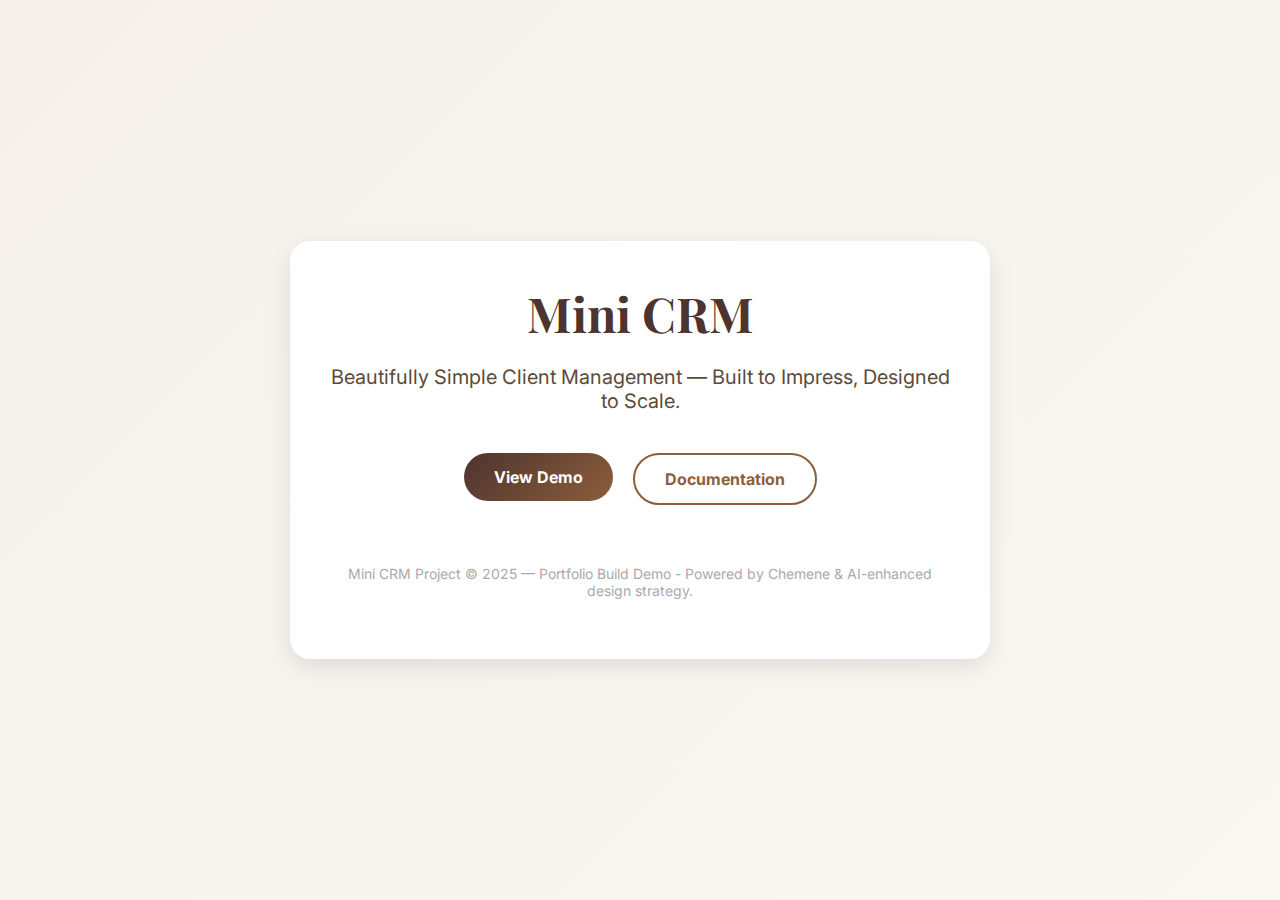
<file: index.html>
<!DOCTYPE html>
<html lang="en">
<head>
  <meta charset="UTF-8" />
  <meta name="viewport" content="width=device-width, initial-scale=1.0"/>
  <title>Mini CRM — Elegant Client Management</title>
  <link rel="stylesheet" href="css/style.css" />
  <link href="https://fonts.googleapis.com/css2?family=Inter:wght@400;600&family=Playfair+Display:wght@500;700&display=swap" rel="stylesheet">
  <style>
    body {
      margin: 0;
      padding: 0;
      font-family: 'Inter', sans-serif;
      background: linear-gradient(135deg, #f5f0eb, #faf8f3);
      height: 100vh;
      display: flex;
      align-items: center;
      justify-content: center;
      color: #3c2f2f;
    }

    .container {
      text-align: center;
      max-width: 700px;
      padding: 40px;
      background: white;
      box-shadow: 0 8px 24px rgba(0,0,0,0.1);
      border-radius: 20px;
    }

    h1 {
      font-family: 'Playfair Display', serif;
      font-size: 48px;
      margin-bottom: 20px;
      color: #4e342e;
    }

    p {
      font-size: 20px;
      margin-bottom: 40px;
      color: #5c4a3a;
    }

    .buttons {
      display: flex;
      justify-content: center;
      gap: 20px;
      flex-wrap: wrap;
    }

    .btn {
      padding: 14px 30px;
      font-size: 16px;
      border: none;
      border-radius: 50px;
      font-weight: bold;
      cursor: pointer;
      transition: all 0.3s ease;
    }

    .btn-primary {
      background: linear-gradient(135deg, #4e342e, #8b5e3c);
      color: white;
    }

    .btn-primary:hover {
      transform: translateY(-3px);
      box-shadow: 0 6px 12px rgba(0,0,0,0.2);
    }

    .btn-secondary {
      background: white;
      border: 2px solid #8b5e3c;
      color: #8b5e3c;
    }

    .btn-secondary:hover {
      background: #fdf6f0;
    }

    footer {
      margin-top: 60px;
      font-size: 14px;
      color: #aaa;
    }
  </style>
</head>

<body>
  <div class="container">
    <h1>Mini CRM</h1>
    <p>Beautifully Simple Client Management — Built to Impress, Designed to Scale.</p>

    <div class="buttons">
      <a href="clients.html"><button class="btn btn-primary">View Demo</button></a>
      <a href="documentation.html"><button class="btn btn-secondary">Documentation</button></a>
    </div>

<footer>
    Mini CRM Project &copy; 2025 — Portfolio Build Demo - Powered by  Chemene & AI-enhanced design strategy.
  </footer>
  </div>
</body>
</html>
</file>
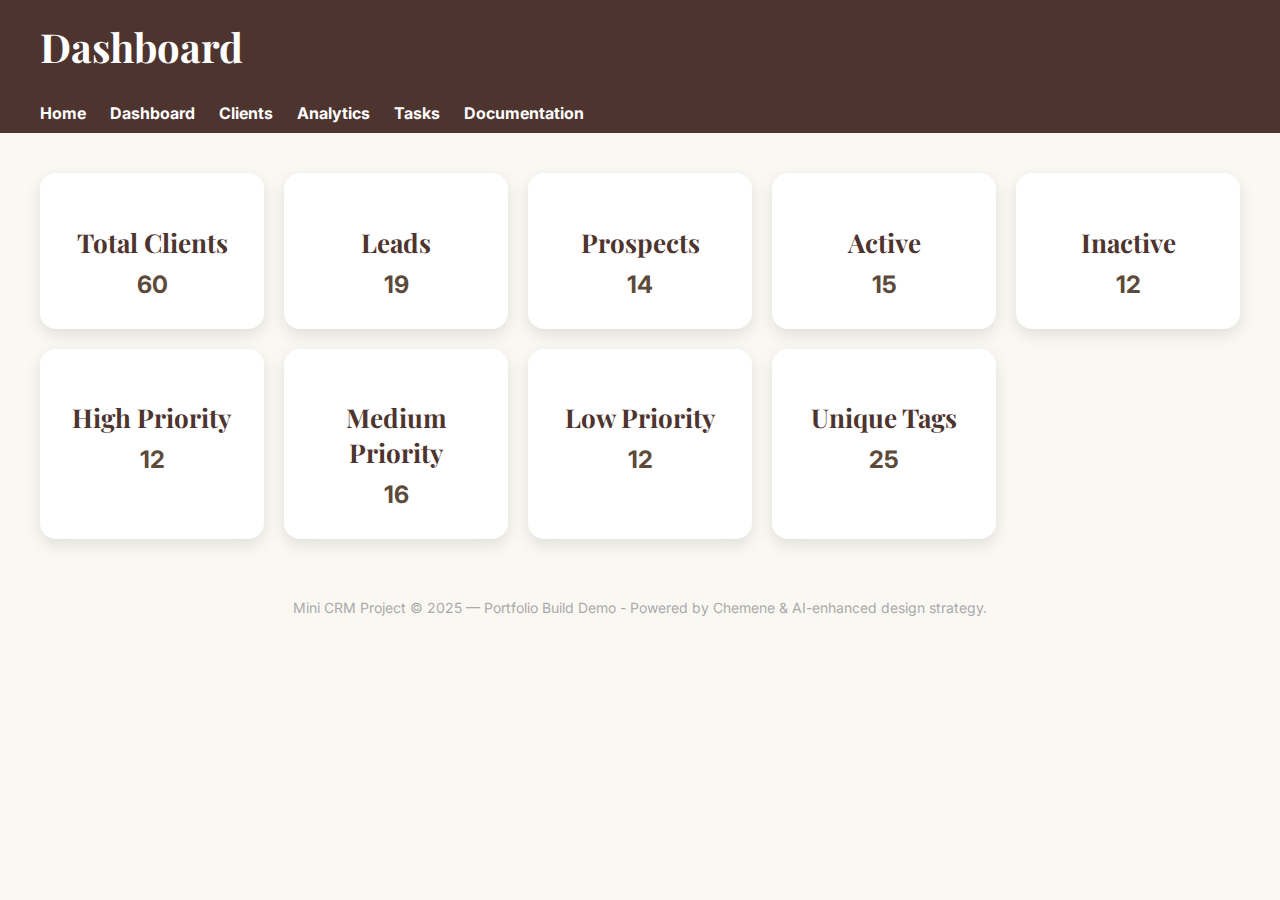
<file: dashboard.html>
<!DOCTYPE html>
<html lang="en">
<head>
  <meta charset="UTF-8" />
  <meta name="viewport" content="width=device-width, initial-scale=1.0"/>
  <title>Mini CRM — Dashboard</title>
  <link href="https://fonts.googleapis.com/css2?family=Inter:wght@400;600&family=Playfair+Display:wght@500;700&display=swap" rel="stylesheet">
  <style>
    body {
      margin: 0;
      padding: 0;
      font-family: 'Inter', sans-serif;
      background: #faf8f3;
      color: #3c2f2f;
    }

    header {
      background: #4e342e;
      padding: 20px 40px;
      color: white;
    }

    header h1 {
      margin: 0;
      font-family: 'Playfair Display', serif;
      font-size: 40px;
    }

    nav {
      background: #4e342e;
      padding: 10px 40px;
    }

    nav a {
      color: white;
      margin-right: 20px;
      text-decoration: none;
      font-weight: bold;
    }

    nav a:hover {
      text-decoration: underline;
    }

    .container {
      max-width: 1200px;
      margin: 40px auto;
      padding: 0 20px;
    }

    .grid {
      display: grid;
      grid-template-columns: repeat(auto-fit, minmax(220px, 1fr));
      gap: 20px;
    }

    .card {
      background: white;
      border-radius: 16px;
      box-shadow: 0 6px 16px rgba(0,0,0,0.1);
      padding: 30px;
      text-align: center;
    }

    .card h2 {
      font-family: 'Playfair Display', serif;
      font-size: 26px;
      margin-bottom: 10px;
      color: #4e342e;
    }

    .card p {
      font-size: 24px;
      font-weight: bold;
      margin: 0;
      color: #5c4a3a;
    }

    footer {
      text-align: center;
      margin: 60px 0 20px 0;
      font-size: 14px;
      color: #aaa;
    }
  </style>
</head>

<body>

  <header>
    <h1>Dashboard</h1>
  </header>

  <nav>
   <a href="index.html">Home</a>
    <a href="dashboard.html">Dashboard</a>
    <a href="clients.html">Clients</a>
    <a href="analytics.html">Analytics</a>
    <a href="tasks.html">Tasks</a>
    <a href="documentation.html">Documentation</a>
  </nav>

  <div class="container">
    <div class="grid" id="dashboard-cards">
      <!-- Dynamic cards will be injected here -->
    </div>
  </div>

  <script>
   const STORAGE_KEY = "miniCRMClients";

function loadClients() {
  const data = localStorage.getItem(STORAGE_KEY);
  if (data) return JSON.parse(data);
  return [];
}

const clients = loadClients();


    function renderDashboard() {
      const dashboard = document.getElementById("dashboard-cards");
      dashboard.innerHTML = "";

      const total = clients.length;
      const leads = clients.filter(c => c.status.toLowerCase() === "lead").length;
      const prospects = clients.filter(c => c.status.toLowerCase() === "prospect").length;
      const actives = clients.filter(c => c.status.toLowerCase() === "active").length;
      const inactives = clients.filter(c => c.status.toLowerCase() === "inactive").length;

      const high = clients.filter(c => c.priority?.toLowerCase() === "high").length;
      const medium = clients.filter(c => c.priority?.toLowerCase() === "medium").length;
      const low = clients.filter(c => c.priority?.toLowerCase() === "low").length;

      const allTags = clients.flatMap(c => c.tags).filter(Boolean);
      const uniqueTags = [...new Set(allTags)];

      const stats = [
        { title: "Total Clients", value: total },
        { title: "Leads", value: leads },
        { title: "Prospects", value: prospects },
        { title: "Active", value: actives },
        { title: "Inactive", value: inactives },
        { title: "High Priority", value: high },
        { title: "Medium Priority", value: medium },
        { title: "Low Priority", value: low },
        { title: "Unique Tags", value: uniqueTags.length },
      ];

      stats.forEach(stat => {
        const card = document.createElement("div");
        card.className = "card";
        card.innerHTML = `<h2>${stat.title}</h2><p>${stat.value}</p>`;
        dashboard.appendChild(card);
      });
    }

    renderDashboard();
  </script>

<footer>
    Mini CRM Project &copy; 2025 — Portfolio Build Demo - Powered by  Chemene & AI-enhanced design strategy.
  </footer>

</body>
</html>
</file>
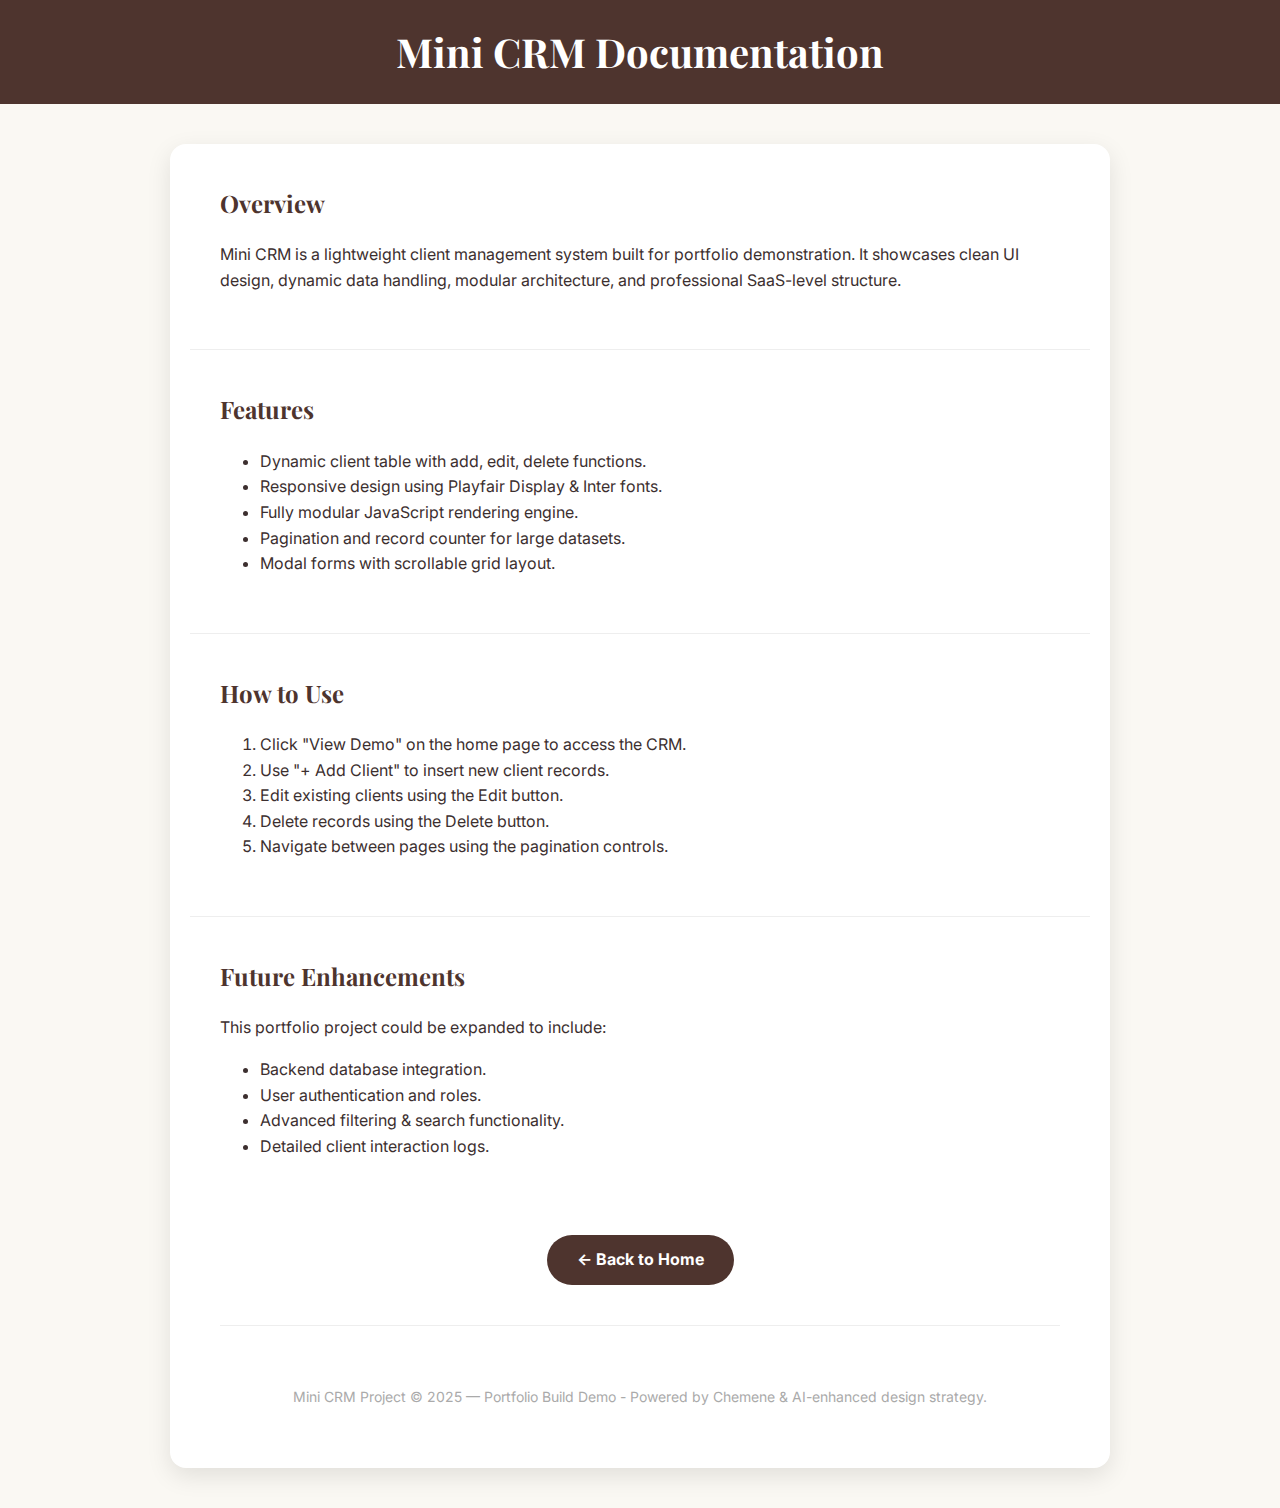
<file: documentation.html>
<!DOCTYPE html>
<html lang="en">
<head>
  <meta charset="UTF-8" />
  <meta name="viewport" content="width=device-width, initial-scale=1.0"/>
  <title>Mini CRM — Documentation</title>
  <link href="https://fonts.googleapis.com/css2?family=Inter:wght@400;600&family=Playfair+Display:wght@500;700&display=swap" rel="stylesheet">
  <style>
    body {
      margin: 0;
      padding: 0;
      font-family: 'Inter', sans-serif;
      background: #faf8f3;
      color: #3c2f2f;
      line-height: 1.6;
    }

    header {
      background: #4e342e;
      padding: 20px 40px;
      color: white;
      text-align: center;
    }

    header h1 {
      margin: 0;
      font-family: 'Playfair Display', serif;
      font-size: 40px;
    }

    .container {
      max-width: 900px;
      margin: 40px auto;
      padding: 0 20px;
      background: white;
      border-radius: 16px;
      box-shadow: 0 8px 24px rgba(0,0,0,0.1);
    }

    section {
      padding: 40px 30px;
      border-bottom: 1px solid #eee;
    }

    section:last-child {
      border-bottom: none;
    }

    h2 {
      font-family: 'Playfair Display', serif;
      color: #4e342e;
      margin-top: 0;
    }

    footer {
      text-align: center;
      margin: 60px 0 20px 0;
      font-size: 14px;
      color: #aaa;
    }

    a.button {
      display: inline-block;
      margin-top: 20px;
      padding: 12px 30px;
      font-weight: bold;
      background: #4e342e;
      color: white;
      border-radius: 30px;
      text-decoration: none;
      transition: 0.3s;
    }

    a.button:hover {
      background: #3c2922;
    }

    .centered-section {
      text-align: center;
    }
  </style>
</head>

<body>

  <header>
    <h1>Mini CRM Documentation</h1>
  </header>

  <div class="container">
    <section>
      <h2>Overview</h2>
      <p>Mini CRM is a lightweight client management system built for portfolio demonstration. It showcases clean UI design, dynamic data handling, modular architecture, and professional SaaS-level structure.</p>
    </section>

    <section>
      <h2>Features</h2>
      <ul>
        <li>Dynamic client table with add, edit, delete functions.</li>
        <li>Responsive design using Playfair Display & Inter fonts.</li>
        <li>Fully modular JavaScript rendering engine.</li>
        <li>Pagination and record counter for large datasets.</li>
        <li>Modal forms with scrollable grid layout.</li>
      </ul>
    </section>

    <section>
      <h2>How to Use</h2>
      <ol>
        <li>Click "View Demo" on the home page to access the CRM.</li>
        <li>Use "+ Add Client" to insert new client records.</li>
        <li>Edit existing clients using the Edit button.</li>
        <li>Delete records using the Delete button.</li>
        <li>Navigate between pages using the pagination controls.</li>
      </ol>
    </section>

    <section>
      <h2>Future Enhancements</h2>
      <p>This portfolio project could be expanded to include:</p>
      <ul>
        <li>Backend database integration.</li>
        <li>User authentication and roles.</li>
        <li>Advanced filtering & search functionality.</li>
        <li>Detailed client interaction logs.</li>
      </ul>
    <section class="centered-section">
      <a href="index.html" class="button">← Back to Home</a>
    </section>

  <footer>
    Mini CRM Project &copy; 2025 — Portfolio Build Demo - Powered by  Chemene & AI-enhanced design strategy.
  </footer>

</body>
</html>
</file>
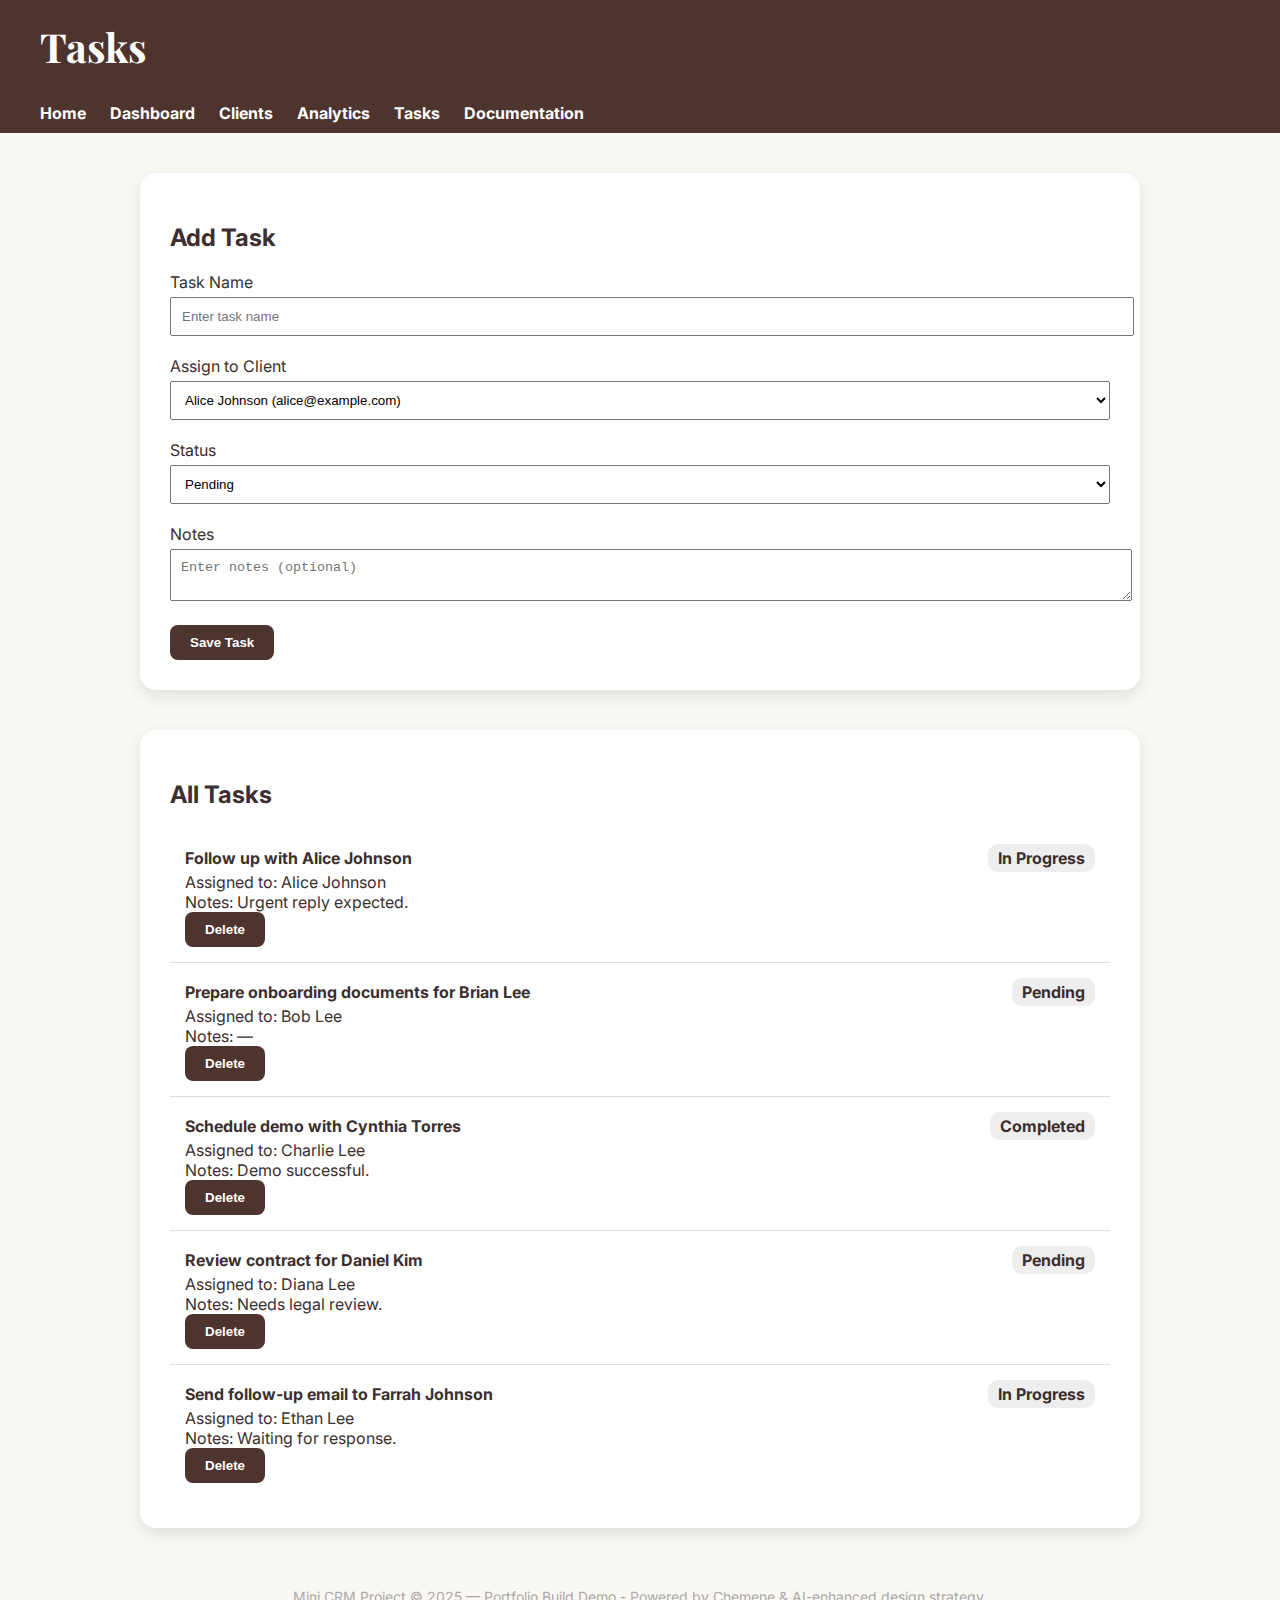
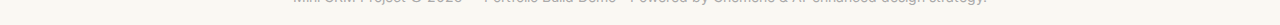
<file: tasks.html>
<!DOCTYPE html>
<html lang="en">
<head>
  <meta charset="UTF-8" />
  <meta name="viewport" content="width=device-width, initial-scale=1.0"/>
  <title>Tasks - Mini CRM</title>
  <link href="https://fonts.googleapis.com/css2?family=Inter:wght@400;600&family=Playfair+Display:wght@500;700&display=swap" rel="stylesheet">
  <style>
    body { margin:0; font-family:'Inter',sans-serif; background:#faf8f3; color:#3c2f2f; }
    header { background:#4e342e; padding:20px 40px; color:white; }
    header h1 { margin:0; font-family:'Playfair Display',serif; font-size:40px; }
    nav { background:#4e342e; padding:10px 40px; }
    nav a { color:white; margin-right:20px; text-decoration:none; font-weight:bold; }
    nav a:hover { text-decoration:underline; }
    .container { max-width:1000px; margin:40px auto; padding:0 20px; }
    .task-form, .task-list { background:white; padding:30px; border-radius:16px; box-shadow:0 6px 16px rgba(0,0,0,0.1); margin-bottom:40px; }
    input, select, textarea { width:100%; padding:10px; margin-top:5px; margin-bottom:20px; }
    button { padding:10px 20px; border:none; border-radius:8px; background:#4e342e; color:white; font-weight:bold; cursor:pointer; }
    .task-item { padding:15px; border-bottom:1px solid #ddd; }
    .task-item:last-child { border-bottom:none; }
    .task-header { display:flex; justify-content:space-between; align-items:center; }
    .status { padding:4px 10px; border-radius:10px; background:#eee; font-weight:bold; }
    footer {
      text-align: center;
      margin: 60px 0 20px 0;
      font-size: 14px;
      color: #aaa;
    }
  </style>
</head>

<body>
  <header><h1>Tasks</h1></header>
  <nav>
    <a href="index.html">Home</a>
    <a href="dashboard.html">Dashboard</a>
    <a href="clients.html">Clients</a>
    <a href="analytics.html">Analytics</a>
    <a href="tasks.html">Tasks</a>
    <a href="documentation.html">Documentation</a>
  </nav>

  <div class="container">
    <div class="task-form">
      <h2>Add Task</h2>
      <form id="taskForm">
        <label>Task Name</label>
        <input type="text" id="taskName" required placeholder="Enter task name" title="Task Name" />

        <label for="taskClient">Assign to Client</label>
        <select id="taskClient">
          <!-- Dynamically filled -->
        </select>

        <label for="taskStatus">Status</label>
        <select id="taskStatus">
          <option>Pending</option>
          <option>In Progress</option>
          <option>Completed</option>
        </select>

        <label>Notes</label>
        <textarea id="taskNotes" title="Notes" placeholder="Enter notes (optional)"></textarea>

        <button type="submit">Save Task</button>
      </form>
    </div>

    <div class="task-list">
      <h2>All Tasks</h2>
      <div id="taskContainer"></div>
    </div>
  </div>

  <script>
    const CLIENT_STORAGE_KEY = "miniCRMClients";
    const TASK_STORAGE_KEY = "miniCRMTasks";

    const clients = JSON.parse(localStorage.getItem(CLIENT_STORAGE_KEY)) || [];
    let tasks = JSON.parse(localStorage.getItem(TASK_STORAGE_KEY)) || [];
    if (!localStorage.getItem(TASK_STORAGE_KEY)) {
  tasks = [
    { name: "Follow up with Alice Johnson", clientId: clients[0]?.id || "", status: "In Progress", notes: "Urgent reply expected." },
    { name: "Prepare onboarding documents for Brian Lee", clientId: clients[1]?.id || "", status: "Pending", notes: "" },
    { name: "Schedule demo with Cynthia Torres", clientId: clients[2]?.id || "", status: "Completed", notes: "Demo successful." },
    { name: "Review contract for Daniel Kim", clientId: clients[3]?.id || "", status: "Pending", notes: "Needs legal review." },
    { name: "Send follow-up email to Farrah Johnson", clientId: clients[4]?.id || "", status: "In Progress", notes: "Waiting for response." }
  ];
  saveTasks();
}
    

    const taskForm = document.getElementById("taskForm");
    const taskContainer = document.getElementById("taskContainer");
    const taskClientSelect = document.getElementById("taskClient");

    function saveTasks() {
      localStorage.setItem(TASK_STORAGE_KEY, JSON.stringify(tasks));
    }

    function renderClientsDropdown() {
      taskClientSelect.innerHTML = "";
      clients.forEach(c => {
        const option = document.createElement("option");
        option.value = c.id;
        option.textContent = `${c.name} (${c.email})`;
        taskClientSelect.appendChild(option);


      });
    }

    function renderTasks() {
  taskContainer.innerHTML = "";

  if (tasks.length === 0) {
    taskContainer.innerHTML = "<div style='text-align:center; color:#999; padding:20px;'>No tasks found.</div>";
    return;
  }

  tasks.forEach((task, index) => {
    const client = clients.find(c => c.id === task.clientId);
    const div = document.createElement("div");
    div.className = "task-item";
    div.innerHTML = `
      <div class="task-header">
        <strong>${task.name}</strong>
        <span class="status">${task.status}</span>
      </div>
      <div>Assigned to: ${client ? client.name : "Unknown Client"}</div>
      <div>Notes: ${task.notes || "—"}</div>
      <button onclick="deleteTask(${index})">Delete</button>
    `;
    taskContainer.appendChild(div);
  });
}


    function deleteTask(index) {
      if (confirm("Delete this task?")) {
        tasks.splice(index, 1);
        saveTasks();
        renderTasks();
      }
    }

    taskForm.onsubmit = e => {
      e.preventDefault();
      const newTask = {
        name: document.getElementById("taskName").value,
        clientId: taskClientSelect.value,
        status: document.getElementById("taskStatus").value,
        notes: document.getElementById("taskNotes").value
      };
      tasks.unshift(newTask);
      saveTasks();
      taskForm.reset();
      renderTasks();
    };

    renderClientsDropdown();
    renderTasks();
  </script>

<footer>
    Mini CRM Project &copy; 2025 — Portfolio Build Demo - Powered by  Chemene & AI-enhanced design strategy.
  </footer>
</body>
</html>
</file>
<file: css/style.css>
/* GLOBAL RESET */
* {
  box-sizing: border-box;
  margin: 0;
  padding: 0;
}

/* FONT SETUP — Wisp-style */
@import url('https://fonts.googleapis.com/css2?family=Inter:wght@400;600&family=Playfair+Display:wght@500;700&display=swap');
body {
  font-family: 'Inter', 'Segoe UI', sans-serif;
  background: linear-gradient(135deg, #f3f0eb, #f9f7f3);
  color: #2c2c2c;
}

/* MAIN PANEL */
.main {
  margin-left: 240px;
  transition: margin-left 0.3s ease;
  padding: 40px;
  overflow-x: auto;
}

.main h1 {
  font-family: 'Playfair Display', serif;
  font-size: 30px;
  color: #3c2f2f;
  margin-bottom: 30px;
}

/* CONTENT BOX */
.content {
  background: #fff;
  padding: 30px;
  border-radius: 14px;
  box-shadow: 0 4px 14px rgba(0,0,0,0.1);
  overflow-x: auto;
}

/* TABLE: Grid Table 3 Accent 2 Inspired */
.table-wrapper {
  width: 100%;
  overflow-x: auto;
  background: white;
  border-radius: 14px;
  box-shadow: 0 6px 16px rgba(0, 0, 0, 0.1);
  padding: 20px;
}

table.client-list {
  width: 100%;
  border-collapse: separate;
  border-spacing: 0;
  font-size: 15px;
  min-width: 960px;
}

table.client-list thead {
  background: linear-gradient(to right, #b68f61, #8b5e3c);
}

table.client-list th {
  color: #fff;
  font-weight: 600;
  padding: 16px 12px;
  border-bottom: 2px solid #dcdcdc;
}

table.client-list td {
  background: #fff;
  color: #333;
  padding: 14px 12px;
  border-bottom: 1px solid #e2e2e2;
  vertical-align: top;
}

/* BUTTONS */
button {
  font-family: 'Inter', sans-serif;
  padding: 10px 18px;
  font-size: 15px;
  border: none;
  border-radius: 8px;
  cursor: pointer;
  font-weight: 600;
  transition: all 0.2s ease;
}

button:hover {
  transform: translateY(-1px);
  box-shadow: 0 4px 10px rgba(0,0,0,0.15);
}

.add-client-btn {
  background: linear-gradient(135deg, #4e342e, #8b5e3c);
  color: white;
}

.edit-btn {
  background: linear-gradient(135deg, #007bff, #0056b3);
  color: white;
}

.delete-btn {
  background: linear-gradient(135deg, #c62828, #8e0000);
  color: white;
}

/* MODAL (Luxury style) */
.modal {
  display: none;
  position: fixed;
  top: 0;
  left: 0;
  width: 100%;
  height: 100%;
  background: rgba(0, 0, 0, 0.5);
  z-index: 999;
  justify-content: center;
  align-items: center;
}

.modal-content {
  background: #fff;
  padding: 40px;
  border-radius: 16px;
  width: 100%;
  max-width: 600px;
  box-shadow: 0 8px 24px rgba(0,0,0,0.25);
  position: relative;
}

.close {
  position: absolute;
  top: 20px;
  right: 24px;
  font-size: 24px;
  font-weight: bold;
  color: #555;
  cursor: pointer;
}

/* FORMS */
form label {
  font-weight: 600;
  margin-bottom: 8px;
  display: block;
  color: #3c2f2f;
}

form input, form select, form textarea {
  width: 100%;
  padding: 14px 16px;
  font-size: 15px;
  border: 1px solid #ccc;
  border-radius: 8px;
  margin-bottom: 20px;
  background: rgba(248, 248, 248, 0.95);
}

form input:focus, form select:focus, form textarea:focus {
  border-color: #8b5e3c;
  outline: none;
}

form button[type="submit"] {
  background: linear-gradient(135deg, #4e342e, #8b5e3c);
  color: #fff;
  padding: 16px 32px;
  font-weight: bold;
  font-size: 16px;
  border-radius: 10px;
}

/* PAGINATION CONTROLS */
.pagination-controls {
  display: flex;
  justify-content: center;
  align-items: center;
  margin-top: 30px;
  gap: 16px;
}

.pagination-controls button {
  background: linear-gradient(135deg, #4e342e, #8b5e3c);
  color: #fff;
  padding: 10px 18px;
  border-radius: 8px;
}

/* RESPONSIVE MOBILE */
@media (max-width: 768px) {
  .main {
    padding: 20px;
  }
  table.client-list {
    min-width: 960px;
  }
  .modal-content {
    padding: 20px;
  }
}

header {
  background: #4e342e;
  padding: 20px 40px;
  color: white;
}

header h1 {
  margin: 0;
  font-family: 'Playfair Display', serif;
  font-size: 40px;
}

nav {
  background: #4e342e;
  padding: 10px 40px;
}

nav a {
  color: white;
  margin-right: 20px;
  text-decoration: none;
  font-weight: bold;
}

nav a:hover {
  text-decoration: underline;
}

.container, .main {
  max-width: 1200px;
  margin: 40px auto;
  padding: 0 20px;
}

body {
  margin: 0;
  font-family: 'Inter', sans-serif;
  background: #faf8f3;
  color: #3c2f2f;
}

header {
  background: #4e342e;
  padding: 20px 40px;
  color: white;
}

header h1 {
  margin: 0;
  font-family: 'Playfair Display', serif;
  font-size: 40px;
}

nav {
  background: #4e342e;
  padding: 10px 40px;
}

nav a {
  color: white;
  margin-right: 20px;
  text-decoration: none;
  font-weight: bold;
}

nav a:hover {
  text-decoration: underline;
}

.container, .main {
  max-width: 1200px;
  margin: 40px auto;
  padding: 0 20px;
}

table {
  width: 100%;
  border-collapse: collapse;
  margin-bottom: 20px;
}

th, td {
  padding: 12px 16px;
  border: 1px solid #ddd;
  text-align: left;
}

th {
  background: #3b241e;
  font-family: 'Playfair Display', serif;
  color: #4e342e;
}

button {
  padding: 8px 16px;
  background: #3b241e;
  color: white;
  border: none;
  border-radius: 8px;
  cursor: pointer;
  font-weight: bold;
}

button:hover {
  background: #3b241e;
}

/* Modal Styling */
.modal-content {
  max-height: 80vh;
  overflow-y: auto;
}

.modal-form-grid {
  display: grid;
  grid-template-columns: 1fr 1fr;
  gap: 20px;
}

fieldset {
  border: none;
  padding: 0;
  margin-bottom: 1rem;
}

input, select, textarea {
  width: 100%;
  padding: 10px;
  margin-top: 5px;
  margin-bottom: 20px;
  border: 1px solid #ccc;
  border-radius: 8px;
}

/* Responsive Forms */
@media (max-width: 768px) {
  .modal-form-grid {
    grid-template-columns: 1fr;
  }
}

.loader {
  border: 8px solid #f3f3f3;
  border-top: 8px solid #4e342e;
  border-radius: 50%;
  width: 60px;
  height: 60px;
  animation: spin 1s linear infinite;
  margin: 50px auto;
}

@keyframes spin {
  0% { transform: rotate(0deg); }
  100% { transform: rotate(360deg); }
}

footer {
      text-align: center;
      margin: 60px 0 20px 0;
      font-size: 14px;
      color: #aaa;
    }
</file>
